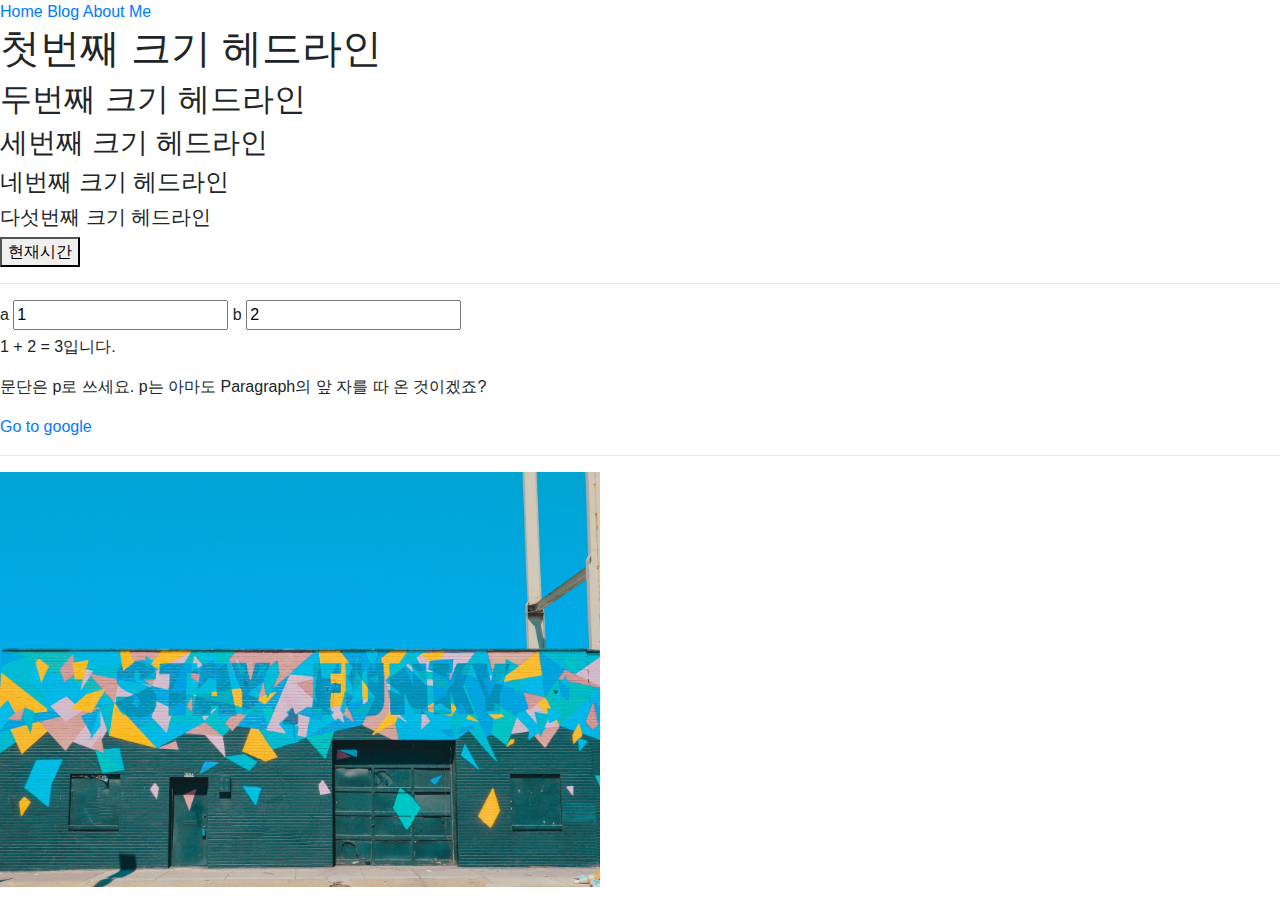
<file: index.html>
<!DOCTYPE html>
<html>

<head>
    <title>이성용의 홈페이지</title>
    <link href="./bootstrap4/css/bootstrap.min.css" rel="stylesheet" type="text/css">

    <script type="text/javascript" src="add_two_numbers.js"></script>
    <script type="text/javascript" src="what_time_is_it.js"></script>
</head>

<body>
    <nav>
        <a href="./index.html">Home</a>
        <a href="./blog_list.html">Blog</a>
        <a href="./about_me.html">About Me</a>
    </nav>

    <h1>첫번째 크기 헤드라인</h1>
    <h2>두번째 크기 헤드라인</h2>
    <h3>세번째 크기 헤드라인</h3>
    <h4>네번째 크기 헤드라인</h4>
    <h5>다섯번째 크기 헤드라인</h5>


    <button onclick="whatTimeIsIt()">현재시간</button>
    <hr />

    <label for="inputA">a</label>
    <input id="inputA" value=1 onkeyup="doSomething()">
    <label for="inputB">b</label>
    <input id="inputB" value=2 onkeyup="doSomething()">

    <p><span id="valueA">1</span> + <span id="valueB">2</span> = <span id="valueC">3</span>입니다.</p>

    <p>문단은 p로 쓰세요. p는 아마도 Paragraph의 앞 자를 따 온 것이겠죠?</p>
    <a href="https://www.google.com">Go to google</a>
    <hr />
    <img src="./images/stay_funky.jpg" width="600px">

    <script src="https://code.jquery.com/jquery-3.5.1.slim.min.js" integrity="sha384-DfXdz2htPH0lsSSs5nCTpuj/zy4C+OGpamoFVy38MVBnE+IbbVYUew+OrCXaRkfj" crossorigin="anonymous"></script>
    <script src="https://cdn.jsdelivr.net/npm/popper.js@1.16.1/dist/umd/popper.min.js" integrity="sha384-9/reFTGAW83EW2RDu2S0VKaIzap3H66lZH81PoYlFhbGU+6BZp6G7niu735Sk7lN" crossorigin="anonymous"></script>
    <script src="https://stackpath.bootstrapcdn.com/bootstrap/4.5.2/js/bootstrap.min.js" integrity="sha384-B4gt1jrGC7Jh4AgTPSdUtOBvfO8shuf57BaghqFfPlYxofvL8/KUEfYiJOMMV+rV" crossorigin="anonymous"></script>
</body>

</html>
</file>
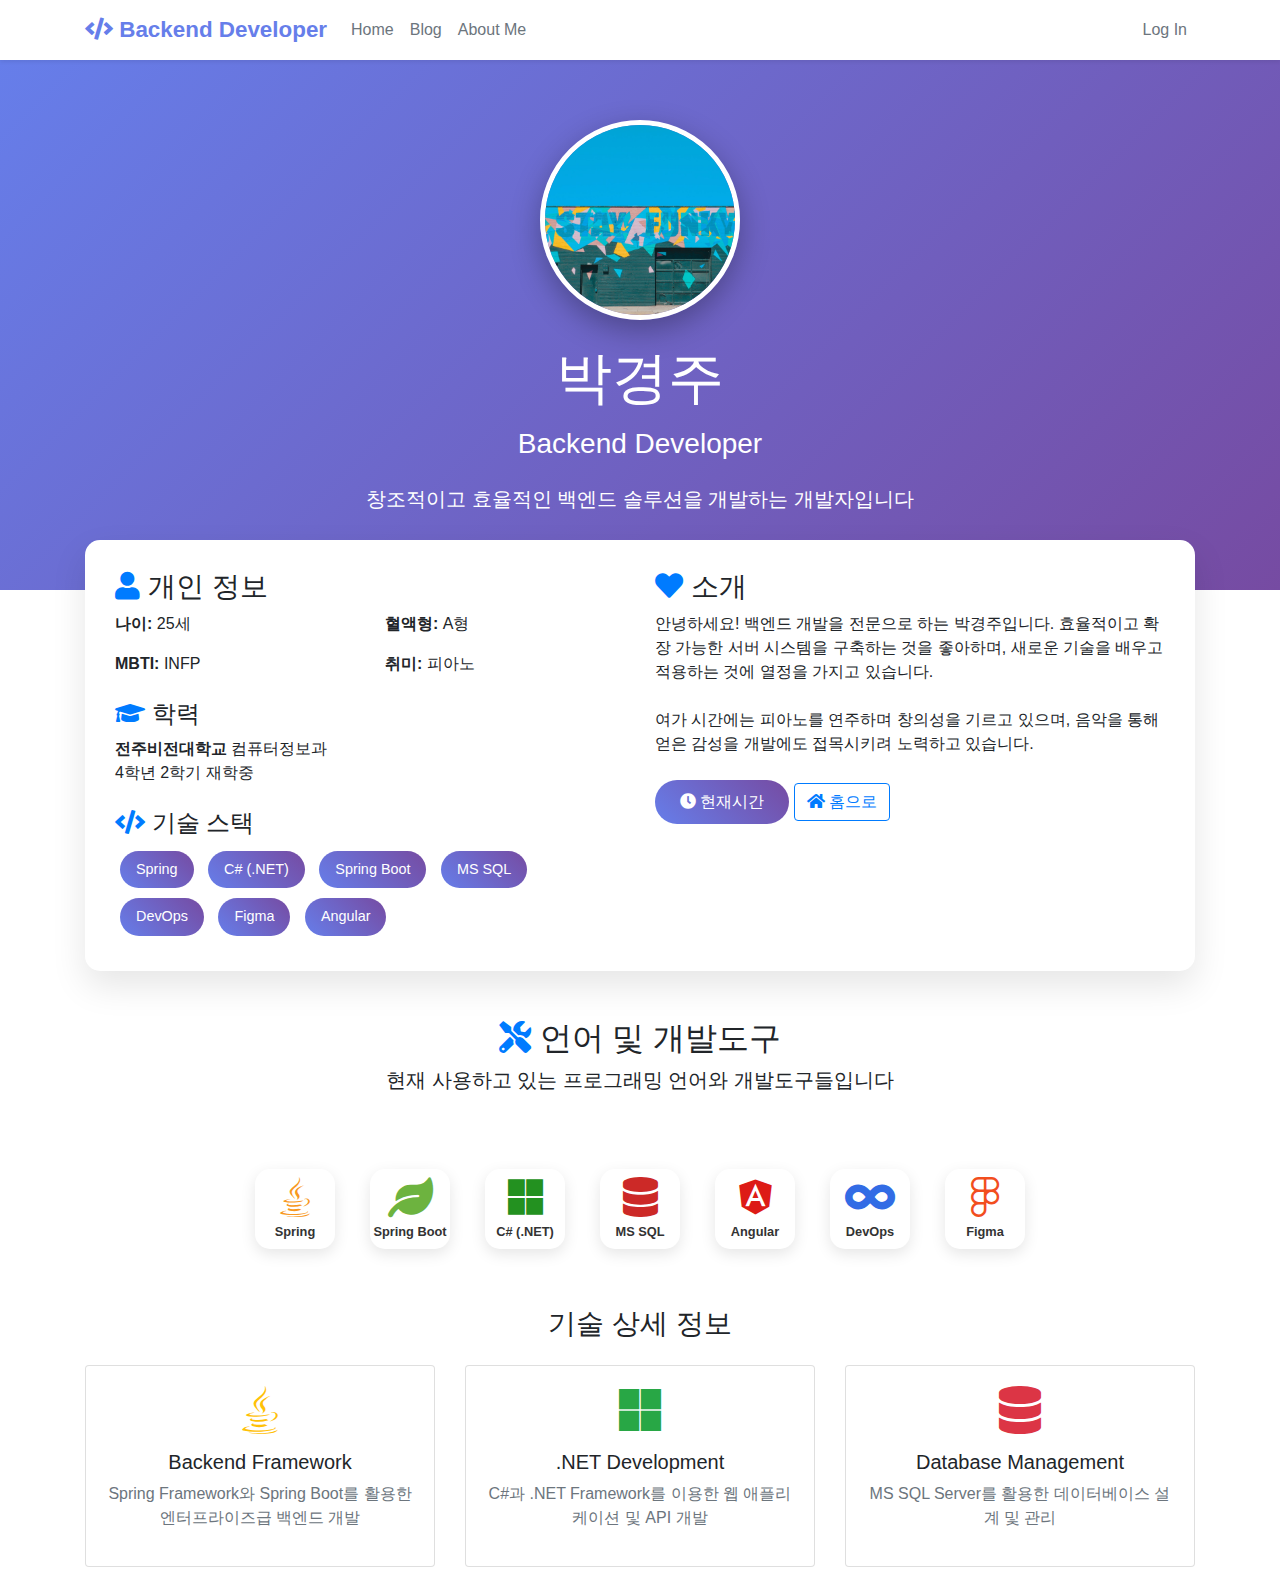
<file: about_me.html>
<!DOCTYPE html>
<html>

<head>
    <title>About me - 박경주</title>
    <link href="./bootstrap4/css/bootstrap.min.css" rel="stylesheet" type="text/css">
    <link href="https://cdnjs.cloudflare.com/ajax/libs/font-awesome/5.15.4/css/all.min.css" rel="stylesheet">
    <script type="text/javascript" src="what_time_is_it.js"></script>
    <style>
        .hero-section {
            background: linear-gradient(135deg, #667eea 0%, #764ba2 100%);
            color: white;
            padding: 60px 0;
        }
        .profile-img {
            border-radius: 50%;
            width: 200px;
            height: 200px;
            object-fit: cover;
            border: 5px solid white;
            box-shadow: 0 10px 30px rgba(0,0,0,0.3);
        }
        .info-card {
            background: white;
            border-radius: 15px;
            padding: 30px;
            margin-top: -50px;
            box-shadow: 0 15px 35px rgba(0,0,0,0.1);
            position: relative;
            z-index: 2;
        }
        .skill-badge {
            background: linear-gradient(45deg, #667eea, #764ba2);
            color: white;
            padding: 8px 16px;
            border-radius: 25px;
            margin: 5px;
            display: inline-block;
            font-size: 0.9em;
        }
        .portfolio-card {
            border-radius: 15px;
            overflow: hidden;
            transition: transform 0.3s ease, box-shadow 0.3s ease;
            margin-bottom: 20px;
        }
        .portfolio-card:hover {
            transform: translateY(-5px);
            box-shadow: 0 15px 35px rgba(0,0,0,0.1);
        }
        .portfolio-card img {
            height: 200px;
            object-fit: cover;
        }
        .navbar-brand {
            font-weight: bold;
            color: #667eea !important;
            font-size: 1.4rem;
        }
        .navbar {
            background: white !important;
            box-shadow: 0 2px 15px rgba(0,0,0,0.1);
        }
        .nav-link {
            color: #6c757d !important;
            font-weight: 500;
            transition: all 0.3s ease;
        }
        .nav-link:hover {
            color: #667eea !important;
        }
        .nav-link.active {
            color: #667eea !important;
        }
        .navbar-toggler {
            border: 1px solid #dee2e6;
        }
        .btn-custom {
            background: linear-gradient(45deg, #667eea, #764ba2);
            border: none;
            color: white;
            border-radius: 25px;
            padding: 10px 25px;
            transition: all 0.3s ease;
        }
        .btn-custom:hover {
            transform: translateY(-2px);
            box-shadow: 0 5px 15px rgba(0,0,0,0.2);
            color: white;
        }
        .tech-icon {
            width: 80px;
            height: 80px;
            background: white;
            border-radius: 15px;
            display: flex;
            align-items: center;
            justify-content: center;
            margin: 10px;
            box-shadow: 0 5px 15px rgba(0,0,0,0.1);
            transition: all 0.3s ease;
            flex-direction: column;
            text-decoration: none;
            color: #333;
        }
        .tech-icon:hover {
            transform: translateY(-5px);
            box-shadow: 0 10px 25px rgba(0,0,0,0.15);
            color: #667eea;
            text-decoration: none;
        }
        .tech-icon i {
            font-size: 2.5rem;
            margin-bottom: 5px;
        }
        .tech-icon span {
            font-size: 0.8rem;
            font-weight: bold;
            text-align: center;
        }
        .tech-container {
            display: flex;
            flex-wrap: wrap;
            justify-content: center;
            gap: 15px;
        }
    </style>
</head>

<body>
    <nav class="navbar navbar-expand-lg navbar-light shadow-sm">
        <div class="container">
            <a class="navbar-brand" href="./index.html"><i class="fas fa-code"></i> Backend Developer</a>
            <button class="navbar-toggler" type="button" data-toggle="collapse" data-target="#navbarNavDropdown"
                aria-controls="navbarNavDropdown" aria-expanded="false" aria-label="Toggle navigation">
                <span class="navbar-toggler-icon"></span>
            </button>
            <div class="collapse navbar-collapse" id="navbarNavDropdown">
                <ul class="navbar-nav">
                    <li class="nav-item">
                        <a class="nav-link" href="./index.html">Home</a>
                    </li>
                    <li class="nav-item">
                        <a class="nav-link" href="./blog_list.html">Blog</a>
                    </li>
                    <li class="nav-item active">
                        <a class="nav-link" href="./about_me.html">About Me <span class="sr-only">(current)</span></a>
                    </li>
                </ul>
                <ul class="navbar-nav ml-auto">
                    <li class="nav-item">
                        <a class="nav-link" href="#">Log In</a>
                    </li>
                </ul>
            </div>
        </div>
    </nav>

    <div class="hero-section text-center">
        <div class="container">
            <img src="./images/stay_funky.jpg" alt="박경주 프로필" class="profile-img mb-4">
            <h1 class="display-4 mb-3">박경주</h1>
            <h3 class="mb-4">Backend Developer</h3>
            <p class="lead">창조적이고 효율적인 백엔드 솔루션을 개발하는 개발자입니다</p>
        </div>
    </div>

    <div class="container">
        <div class="info-card">
            <div class="row">
                <div class="col-lg-6">
                    <h3><i class="fas fa-user text-primary"></i> 개인 정보</h3>
                    <div class="row mb-3">
                        <div class="col-6"><strong>나이:</strong> 25세</div>
                        <div class="col-6"><strong>혈액형:</strong> A형</div>
                    </div>
                    <div class="row mb-3">
                        <div class="col-6"><strong>MBTI:</strong> INFP</div>
                        <div class="col-6"><strong>취미:</strong> 피아노</div>
                    </div>
                    
                    <h4 class="mt-4"><i class="fas fa-graduation-cap text-primary"></i> 학력</h4>
                    <p class="mb-3"><strong>전주비전대학교</strong> 컴퓨터정보과<br>
                    4학년 2학기 재학중</p>
                    
                    <h4 class="mt-4"><i class="fas fa-code text-primary"></i> 기술 스택</h4>
                    <div class="skill-badges">
                        <span class="skill-badge">Spring</span>
                        <span class="skill-badge">C# (.NET)</span>
                        <span class="skill-badge">Spring Boot</span>
                        <span class="skill-badge">MS SQL</span>
                        <span class="skill-badge">DevOps</span>
                        <span class="skill-badge">Figma</span>
                        <span class="skill-badge">Angular</span>
                    </div>
                </div>
                <div class="col-lg-6">
                    <h3><i class="fas fa-heart text-primary"></i> 소개</h3>
                    <p class="mb-4">안녕하세요! 백엔드 개발을 전문으로 하는 박경주입니다. 
                    효율적이고 확장 가능한 서버 시스템을 구축하는 것을 좋아하며, 
                    새로운 기술을 배우고 적용하는 것에 열정을 가지고 있습니다.</p>
                    
                    <p class="mb-4">여가 시간에는 피아노를 연주하며 창의성을 기르고 있으며, 
                    음악을 통해 얻은 감성을 개발에도 접목시키려 노력하고 있습니다.</p>
                    
                    <button class="btn btn-custom me-3" onclick="whatTimeIsIt()">
                        <i class="fas fa-clock"></i> 현재시간
                    </button>
                    <a href="index.html" class="btn btn-outline-primary">
                        <i class="fas fa-home"></i> 홈으로
                    </a>
                </div>
            </div>
        </div>

        <div class="mt-5">
            <div class="row">
                <div class="col-12 text-center mb-5">
                    <h2><i class="fas fa-tools text-primary"></i> 언어 및 개발도구</h2>
                    <p class="lead">현재 사용하고 있는 프로그래밍 언어와 개발도구들입니다</p>
                </div>
            </div>
            <div class="tech-container">
                <div class="tech-icon">
                    <i class="fab fa-java" style="color: #f89820;"></i>
                    <span>Spring</span>
                </div>
                <div class="tech-icon">
                    <i class="fas fa-leaf" style="color: #6db33f;"></i>
                    <span>Spring Boot</span>
                </div>
                <div class="tech-icon">
                    <i class="fab fa-microsoft" style="color: #239120;"></i>
                    <span>C# (.NET)</span>
                </div>
                <div class="tech-icon">
                    <i class="fas fa-database" style="color: #cc2927;"></i>
                    <span>MS SQL</span>
                </div>
                <div class="tech-icon">
                    <i class="fab fa-angular" style="color: #dd1b16;"></i>
                    <span>Angular</span>
                </div>
                <div class="tech-icon">
                    <i class="fas fa-infinity" style="color: #326ce5;"></i>
                    <span>DevOps</span>
                </div>
                <div class="tech-icon">
                    <i class="fab fa-figma" style="color: #f24e1e;"></i>
                    <span>Figma</span>
                </div>
            </div>
            
            <div class="row mt-5">
                <div class="col-12 text-center">
                    <h3 class="mb-4">기술 상세 정보</h3>
                </div>
                <div class="col-lg-4 mb-3">
                    <div class="card h-100">
                        <div class="card-body text-center">
                            <i class="fab fa-java fa-3x text-warning mb-3"></i>
                            <h5>Backend Framework</h5>
                            <p class="text-muted">Spring Framework와 Spring Boot를 활용한 엔터프라이즈급 백엔드 개발</p>
                        </div>
                    </div>
                </div>
                <div class="col-lg-4 mb-3">
                    <div class="card h-100">
                        <div class="card-body text-center">
                            <i class="fab fa-microsoft fa-3x text-success mb-3"></i>
                            <h5>.NET Development</h5>
                            <p class="text-muted">C#과 .NET Framework를 이용한 웹 애플리케이션 및 API 개발</p>
                        </div>
                    </div>
                </div>
                <div class="col-lg-4 mb-3">
                    <div class="card h-100">
                        <div class="card-body text-center">
                            <i class="fas fa-database fa-3x text-danger mb-3"></i>
                            <h5>Database Management</h5>
                            <p class="text-muted">MS SQL Server를 활용한 데이터베이스 설계 및 관리</p>
                        </div>
                    </div>
                </div>
            </div>
        </div>
    </div>

    <script src="https://code.jquery.com/jquery-3.5.1.slim.min.js"
        integrity="sha384-DfXdz2htPH0lsSSs5nCTpuj/zy4C+OGpamoFVy38MVBnE+IbbVYUew+OrCXaRkfj"
        crossorigin="anonymous"></script>
    <script src="https://cdn.jsdelivr.net/npm/popper.js@1.16.1/dist/umd/popper.min.js"
        integrity="sha384-9/reFTGAW83EW2RDu2S0VKaIzap3H66lZH81PoYlFhbGU+6BZp6G7niu735Sk7lN"
        crossorigin="anonymous"></script>
    <script src="https://stackpath.bootstrapcdn.com/bootstrap/4.5.2/js/bootstrap.min.js"
        integrity="sha384-B4gt1jrGC7Jh4AgTPSdUtOBvfO8shuf57BaghqFfPlYxofvL8/KUEfYiJOMMV+rV"
        crossorigin="anonymous"></script>
</body>

</html>
</file>
